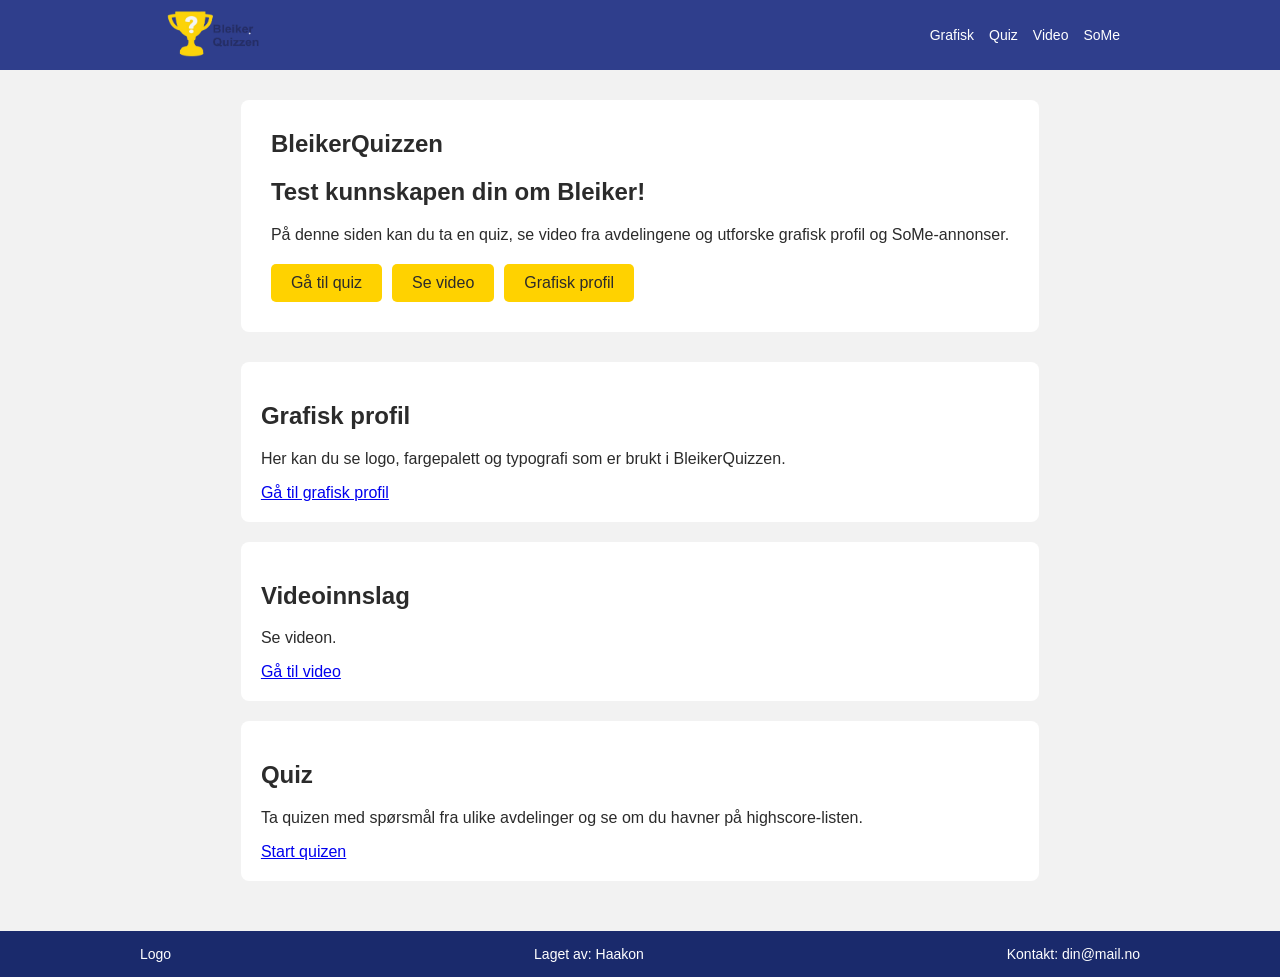
<file: index.html>
<!DOCTYPE html>
<html lang="no">
<head>
  <meta charset="UTF-8">
  <title>BleikerQuizzen – Forside</title>
  <link rel="stylesheet" href="css/main.css">
</head>

<body>

<header>
  <nav class="navbar">
    <a href="index.html" class="logo">
      <img src="./img//Logo Bleiker Quizzen uten hvit bakgrunn.png" alt="BleikerQuizzen logo">
    </a>
    <ul>
      <li><a href="grafisk.html">Grafisk</a></li>
      <li><a href="quiz.html">Quiz</a></li>
      <li><a href="video.html">Video</a></li>
      <li><a href="some.html">SoMe</a></li>
    </ul>
  </nav>
</header>

<main>
  <section class="hero">
    <h1>BleikerQuizzen</h1>
    <h2>Test kunnskapen din om Bleiker!</h2>
    <p>På denne siden kan du ta en quiz, se video fra avdelingene og utforske grafisk profil og SoMe-annonser.</p>
    <div class="hero-buttons">
      <a href="quiz.html">Gå til quiz</a>
      <a href="video.html">Se video</a>
      <a href="grafisk.html">Grafisk profil</a>
    </div>
  </section>

  <section class="section-card">
    <h2>Grafisk profil</h2>
    <p>Her kan du se logo, fargepalett og typografi som er brukt i BleikerQuizzen.</p>
    <a href="grafisk.html">Gå til grafisk profil</a>
  </section>

  <section class="section-card">
    <h2>Videoinnslag</h2>
    <p>Se videon.</p>
    <a href="video.html">Gå til video</a>
  </section>

  <section class="section-card">
    <h2>Quiz</h2>
    <p>Ta quizen med spørsmål fra ulike avdelinger og se om du havner på highscore-listen.</p>
    <a href="quiz.html">Start quizen</a>
  </section>
</main>

<footer>
  <div class="footer-content">
    <div>Logo</div>
    <div>Laget av: Haakon</div>
    <div>Kontakt: din@mail.no</div>
  </div>
</footer>

</body>
</html>
</file>
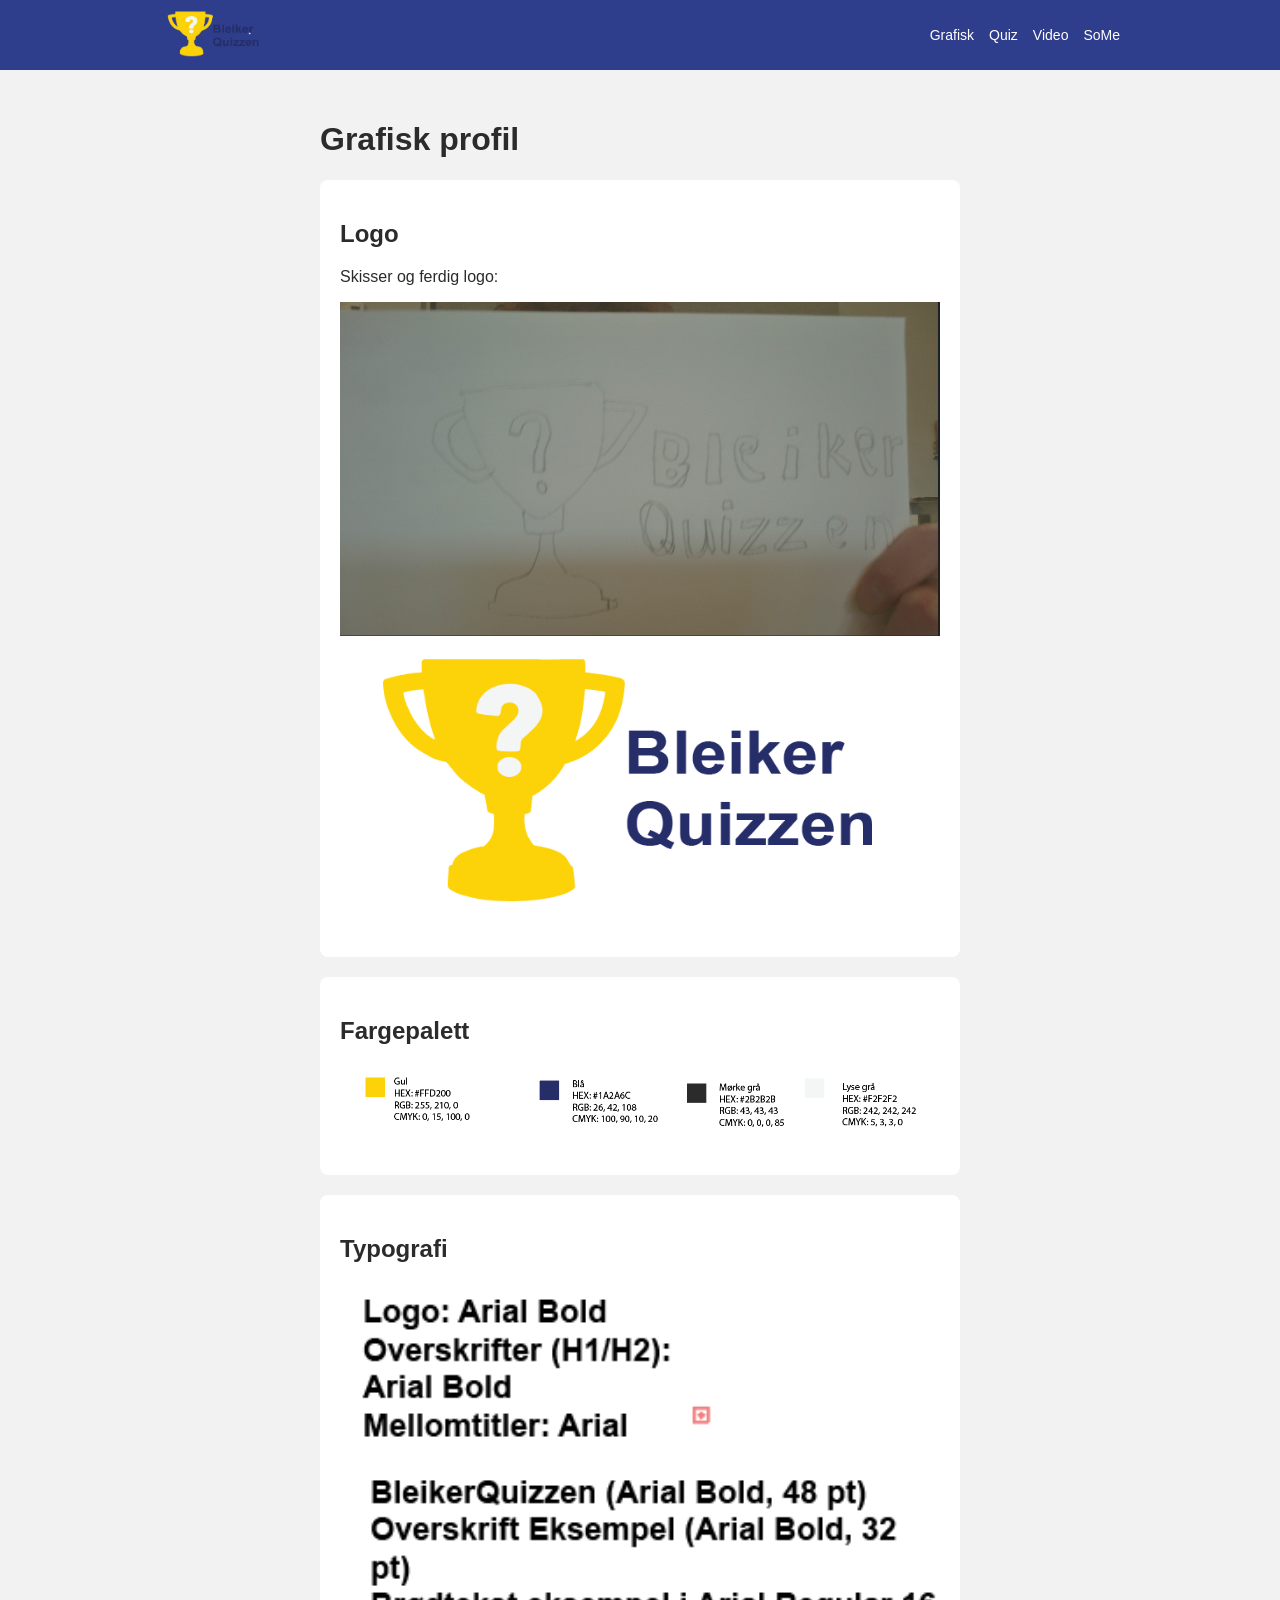
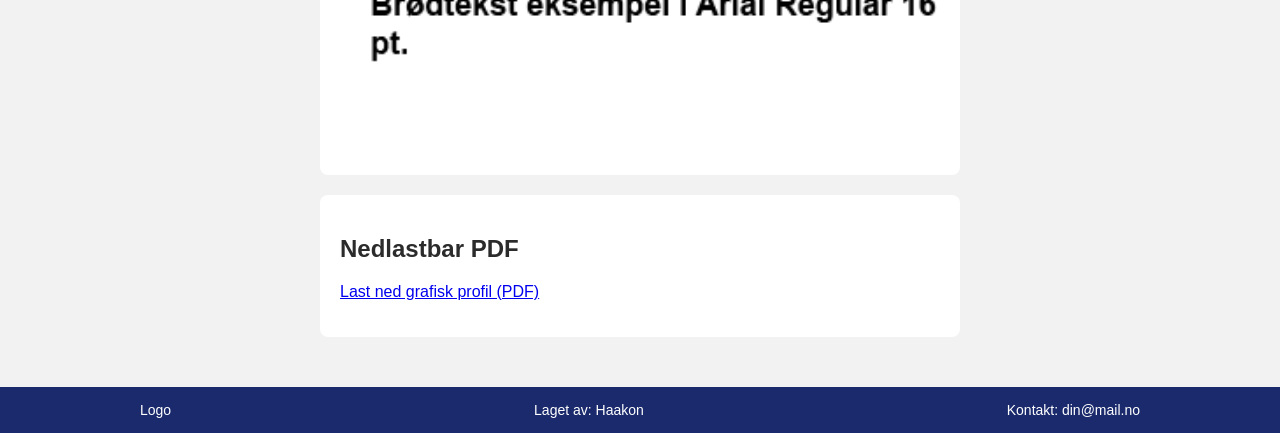
<file: grafisk.html>
<!DOCTYPE html>
<html lang="no">
<head>
  <meta charset="UTF-8">
  <title>BleikerQuizzen – Grafisk profil</title>
  <link rel="stylesheet" href="css/main.css">
</head>
<body>

  <header>
  <nav class="navbar">
    <a href="index.html" class="logo">
      <img src="./img/Logo Bleiker Quizzen uten hvit bakgrunn.png" alt="BleikerQuizzen logo">
    </a>
    <ul>
      <li><a href="grafisk.html">Grafisk</a></li>
      <li><a href="quiz.html">Quiz</a></li>
      <li><a href="video.html">Video</a></li>
      <li><a href="some.html">SoMe</a></li>
    </ul>
  </nav>
</header>


  <main>
    <h1>Grafisk profil</h1>

    <section class="section-card">
      <h2>Logo</h2>
      <p>Skisser og ferdig logo:</p>
      <img src="./img/Skisse på ark.png" alt="Skisse av logo" class="gp-img">
      <img src="./img/Logo Bleiker Quizzen.png" alt="Ferdig logo" class="gp-img">
    </section>

    <section class="section-card">
      <h2>Fargepalett</h2>
      <img src="./img/Fargene.png" alt="Fargepalett" class="gp-img">
    </section>

    <section class="section-card">
      <h2>Typografi</h2>
      <img src="./img/Type tekst.png" alt="Typografi" class="gp-img">
    </section>

   
    <section class="section-card">
      <h2>Nedlastbar PDF</h2>
      <p><a href="./img/BleikerQuizzen_grafisk-profil.pdf" download>Last ned grafisk profil (PDF)</a></p>
    </section>
  </main>

 
  <footer>
    <div class="footer-content">
      <div>Logo</div>
      <div>Laget av: Haakon</div>
      <div>Kontakt: din@mail.no</div>
    </div>
  </footer>
  
</body>
</html>
</file>
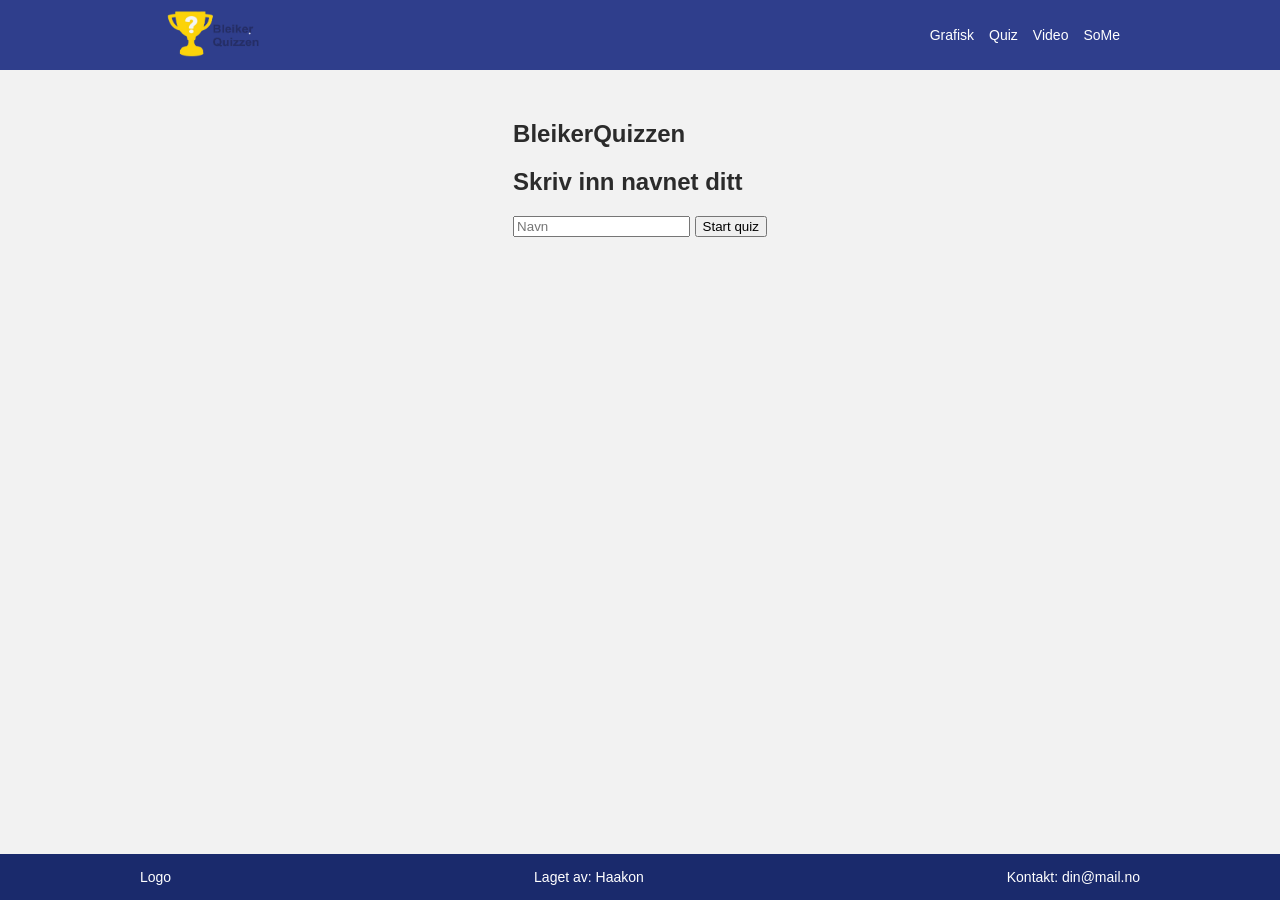
<file: quiz.html>
<!DOCTYPE html>
<html lang="no">
<head>
  <meta charset="UTF-8">
  <title>BleikerQuizzen – Quiz</title>
  <link rel="stylesheet" href="css/main.css">
  <script src="js/script.js" defer></script>
</head>
<body>

  <header>
  <nav class="navbar">
    <a href="index.html" class="logo">
      <img src="./img/Logo Bleiker Quizzen uten hvit bakgrunn.png" alt="BleikerQuizzen logo">
    </a>
    <ul>
      <li><a href="grafisk.html">Grafisk</a></li>
      <li><a href="quiz.html">Quiz</a></li>
      <li><a href="video.html">Video</a></li>
      <li><a href="some.html">SoMe</a></li>
    </ul>
  </nav>
</header>

  <main class="center">
    <section id="nameSection">
      <h1>BleikerQuizzen</h1>
      <h2>Skriv inn navnet ditt</h2>
      <input type="text" id="playerName" placeholder="Navn">
      <button id="startQuizBtn">Start quiz</button>
    </section>

    <section id="quizSection" class="hidden">
      <div id="quizContainer">
        <h2 id="question"></h2>
        <div id="videoContainer"></div>
        <div id="buttons"></div>
        <p id="feedback"></p>
        <div id="next"></div>
      </div>
    </section>

    <section id="summarySection" class="hidden">
      <h2>Ditt sammendrag</h2>
      <p id="totalScore"></p>
      <h3>Highscore (topp 5)</h3>
      <ol id="highscoreList"></ol>
      <button onclick="restartQuiz()">Spill igjen</button>
    </section>
  </main>

  <footer>
    <div class="footer-content">
      <div>Logo</div>
      <div>Laget av: Haakon</div>
      <div>Kontakt: din@mail.no</div>
    </div>
  </footer>

</body>
</html>
</file>
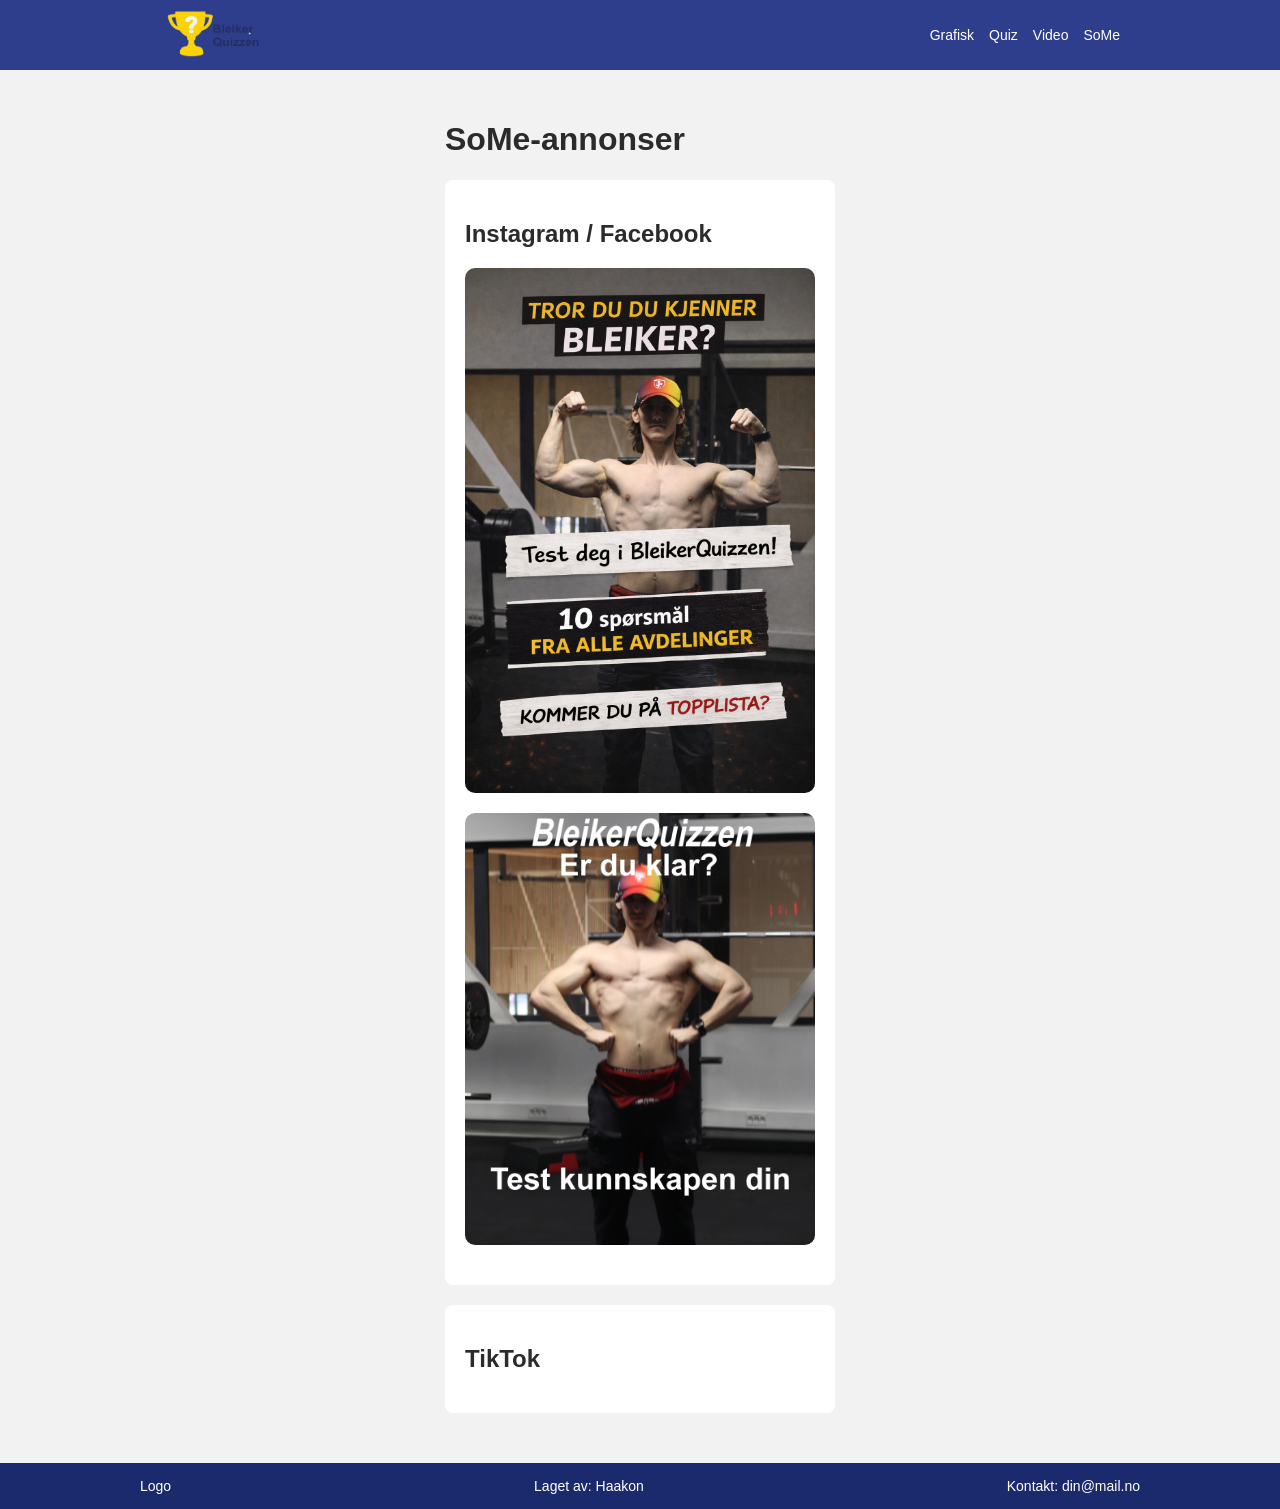
<file: some.html>
<!DOCTYPE html>
<html lang="no">
<head>
  <meta charset="UTF-8">
  <title>BleikerQuizzen – SoMe</title>
  <link rel="stylesheet" href="css/main.css">
</head>
<body>

<header>
  <nav class="navbar">
    <a href="index.html" class="logo">
      <img src="./img/Logo Bleiker Quizzen uten hvit bakgrunn.png" alt="BleikerQuizzen logo">
    </a>
    <ul>
      <li><a href="grafisk.html">Grafisk</a></li>
      <li><a href="quiz.html">Quiz</a></li>
      <li><a href="video.html">Video</a></li>
      <li><a href="some.html">SoMe</a></li>
    </ul>
  </nav>
</header>


  <main>
    <h1>SoMe-annonser</h1>
    <section class="section-card">
      <h2>Instagram / Facebook</h2>
  <img src="img/Bilde reklame 1.png" alt="SoMe annonse 1" class="some-bilde">
  <img src="img/Bilde riktige 2.jpg" alt="SoMe annonse 2" class="some-bilde">

    </section>

    <section class="section-card">
      <h2>TikTok</h2>
      <p></p>
    </section>
  </main>


  <footer>
    <div class="footer-content">
      <div>Logo</div>
      <div>Laget av: Haakon</div>
      <div>Kontakt: din@mail.no</div>
    </div>
  </footer>
</body>
</html>
</file>
<file: css/main.css>
* {
  box-sizing: border-box;
}

body {
  margin: 0;
  font-family: Arial, sans-serif;
  background: #F2F2F2;
  color: #2B2B2B;
}

header {
  background: #2F3E8C; /* litt lysere blå så logoen synes */
  color: #fff;
}

.navbar {
  max-width: 1000px;
  margin: 0 auto;
  padding: 10px 20px;
  display: flex;
  align-items: center;
  justify-content: space-between;
}

.navbar .logo {
  font-weight: bold;
  color: #fff;
  text-decoration: none;
}

.navbar .logo img {
  height: 50px;
  width: auto;
  display: block;
}

.navbar ul {
  list-style: none;
  display: flex;
  gap: 15px;
  margin: 0;
  padding: 0;
}

.navbar a {
  color: #fff;
  text-decoration: none;
  font-size: 14px;
}

.navbar a:hover {
  color: #FFD200;
}

.navbar a.active {
  text-decoration: underline;
}

footer {
  background: #1A2A6C;
  color: #fff;
  padding: 15px 0;
}

.footer-content {
  max-width: 1000px;
  margin: 0 auto;
  display: flex;
  justify-content: space-between;
  font-size: 14px;
}

main {
  max-width: 1000px;
  margin: 30px auto;
  padding: 0 20px;
}

.hero {
  background: white;
  padding: 30px;
  margin-bottom: 30px;
  border-radius: 8px;
}

.hero h1 {
  margin-top: 0;
}

.hero-buttons {
  margin-top: 20px;
  display: flex;
  gap: 10px;
}

.hero-buttons a {
  padding: 10px 20px;
  text-decoration: none;
  color: #2B2B2B;
  background: #FFD200;
  border-radius: 5px;
}

.section-card {
  background: white;
  padding: 20px;
  margin-bottom: 20px;
  border-radius: 8px;
}

.center {
  display: flex;
  justify-content: center;
}

#nameSection,
#quizSection,
#summarySection {
  max-width: 600px;
  width: 100%;
}

.hidden {
  display: none;
}

#quizContainer {
  background: white;
  padding: 30px;
  border-radius: 8px;
}

#question {
  font-size: 20px;
  margin-bottom: 20px;
  text-align: center;
}

#videoContainer {
  margin-bottom: 15px;
  text-align: center;
}

#videoContainer video {
  max-width: 100%;
}

#buttons {
  display: grid;
  grid-template-columns: 1fr 1fr;
  gap: 15px;
}

#buttons button {
  background: #1A2A6C;
  color: #fff;
  padding: 12px 0;
  border: none;
  font-size: 15px;
  cursor: pointer;
  border-radius: 5px;
}

#buttons button.correct {
  background: green;
}

#buttons button.wrong {
  background: red;
}

#feedback {
  margin-top: 20px;
  text-align: center;
  font-weight: bold;
}

#next {
  margin-top: 15px;
  text-align: center;
}

#next button {
  padding: 8px 20px;
  background: #FFD200;
  border: none;
  cursor: pointer;
  border-radius: 5px;
  color: #2B2B2B;
  font-weight: bold;
}

#summarySection ol {
  padding-left: 20px;
}

video {
  width: 600px;
  max-width: 100%;
  border-radius: 10px;
  display: block;
  margin: 0 auto;
}

.gp-img {
  width: 100%;
  max-width: 600px;
  display: block;
  margin: 15px 0;
}

.gp-img img {
  width: 100%;
  border-radius: 8px;
}
html, body {
  height: 100%;
}

body {
  display: flex;
  flex-direction: column;
}

main {
  flex: 1;
}
.some-bilde {
  width: 100%;   
  max-width: 350px;  
  display: block;     
  margin: 20px auto;  
  border-radius: 10px; 
}
</file>
